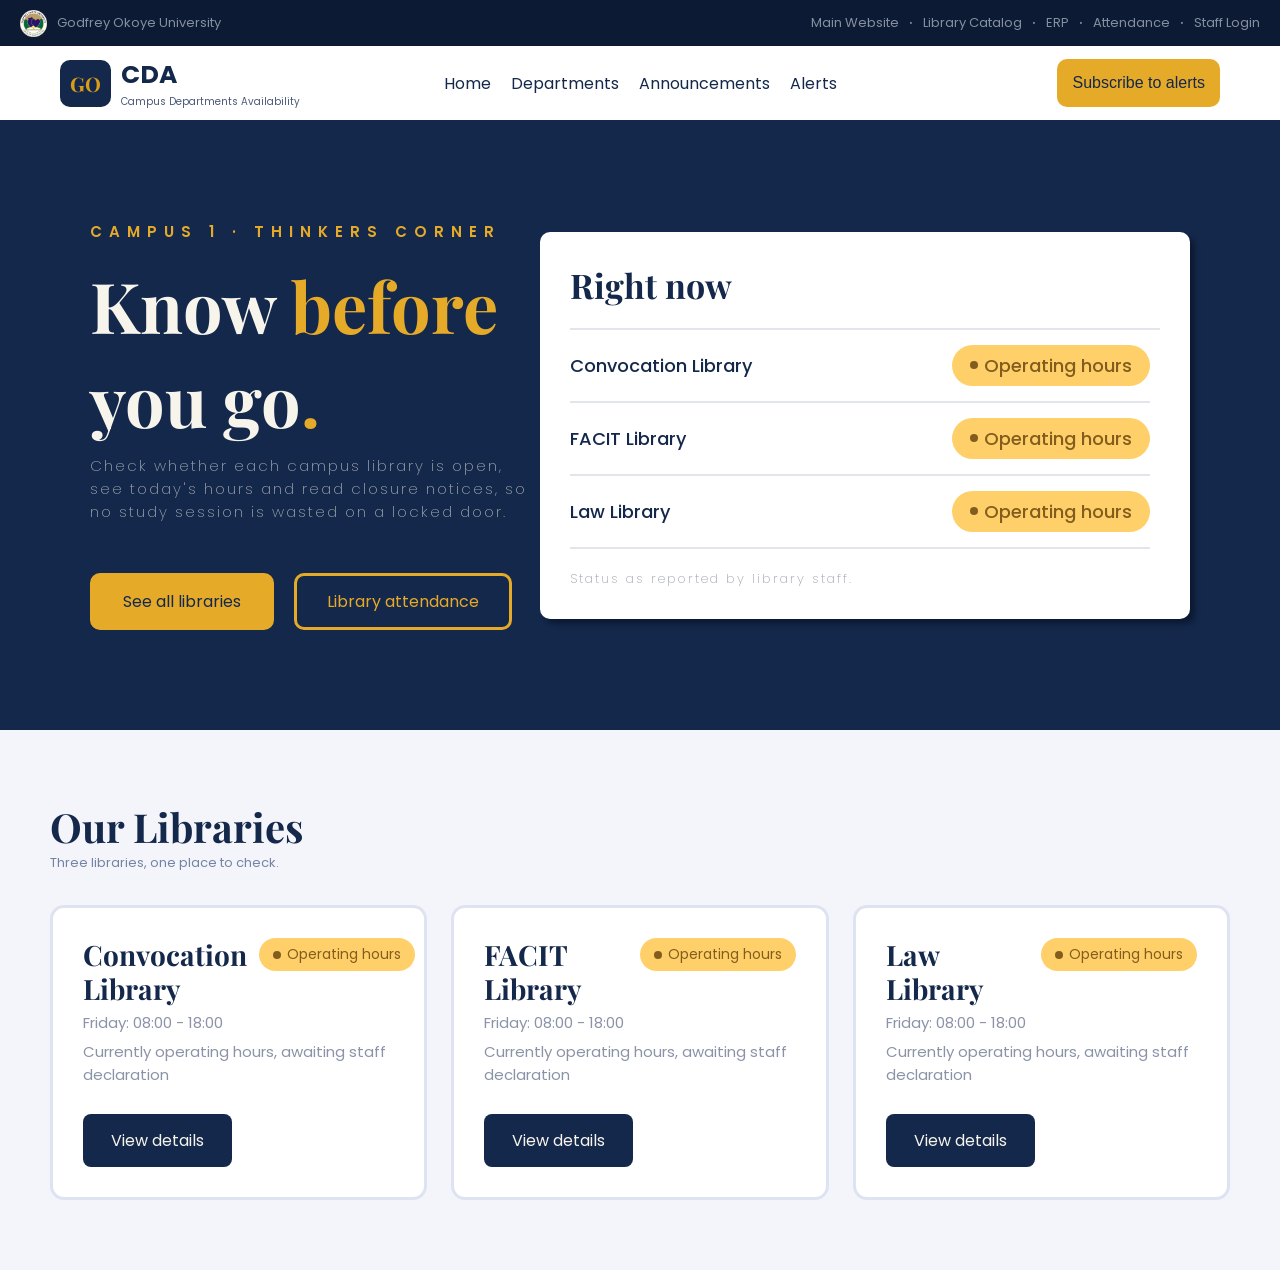
<file: index.html>
<!DOCTYPE html>
<html lang="en">
<head>
    <meta charset="UTF-8">
    <meta name="viewport" content="width=device-width, initial-scale=1.0">
    <link rel="preconnect" href="https://fonts.googleapis.com">
    <link rel="preconnect" href="https://fonts.gstatic.com" crossorigin>
    <link href="https://fonts.googleapis.com/css2?family=Playfair+Display:wght@400..900&family=Poppins:wght@400;500;600&display=swap" rel="stylesheet">
    <link rel="stylesheet" href="style.css">
    <title>Library Availability</title>
</head>
<body>
    <section id="redirects">
        <div class="re-left">
            <img src="imgs/Godfrey_logo.png" alt="Godfrey_logo">
            <h1>Godfrey Okoye University</h1>
        </div>

        <button class="menu-toggle" id="utility-menu-toggle" type="button" aria-label="Open utility menu" aria-controls="re-right" aria-expanded="false" data-menu-toggle>
            <span></span><span></span><span></span>
        </button>
        <ul id="re-right" class="menu-panel">
            <a href="https://gouni.edu.ng">Main Website</a>
            <p>·</p>
            <a href="http://libraries.gouni.edu.ng">Library Catalog</a>
            <p>·</p>
            <a href="https://erp.gouni.edu.ng/Security/Accounts/Login">ERP</a>
            <p>·</p>
            <a href="attendance.html">Attendance</a>
            <p>·</p>
            <a href="login.html">Staff Login</a>
        </ul>
    </section>

    <section id="ribbon">
        <div class="logo">
            <h1>GO</h1>

            <div class="logo-title">
                <h2>CDA</h2>
                <p>Campus Departments Availability</p>
            </div>
        </div>

        <button class="menu-toggle ribbon-menu-toggle" id="ribbon-menu-toggle" type="button" aria-label="Open main menu" aria-controls="ribbon-menu" aria-expanded="false" data-menu-toggle>
            <span></span><span></span><span></span>
        </button>
        <div id="ribbon-menu" class="menu-panel">
            <nav aria-label="Main navigation">
                <ul>
                    <a href="index.html">Home</a>
                    <a href="#departs">Departments</a>
                    <a href="#departs">Announcements</a>
                    <a href="#departs">Alerts</a>
                </ul>
            </nav>
            <button title="Subscribe to email alerts" type="button">Subscribe to alerts</button>
        </div>
    </section>

    <header>
        <div id="hero">
            <div class="heroL">
                <h4>CAMPUS 1 · THINKERS CORNER</h4>
                <h1>Know <span>before</span> you go<span>.</span></h1>
                <p>Check whether each campus library is open, see today's
                    hours and read closure notices, so no study session is
                    wasted on a locked door.</p>

                <div class="head-cta">
                    <a href="#departs">See all libraries</a>
                    <a href="attendance.html" class="get-cta" title="For debug only">Library attendance</a>
                </div>
            </div>

            <div class="heroR">
                <div id="hero-actives-card" aria-live="polite">
                    <h2>Right now</h2>

                    <ul id="status-list">

                    </ul>

                    <p>Status as reported by library staff.</p>
                </div>

                <aside></aside>
            </div>
        </div>
    </header>

    <main>
        <section id="departs">
            <div id="dept-title">
                <h1>Our Libraries</h1>
                <p>Three libraries, one place to check.</p>
            </div>

            <div id="dept-cards" aria-live="polite">

            </div>
        </section>
    </main>

    <dialog id="details-dialog" aria-labelledby="details-title">
        <button id="details-close" type="button" aria-label="Close">×</button>
        <h2 id="details-title"></h2>
        <div id="details-body"></div>

        <nav class="d-section" aria-label="Useful links">
            <h3>Links</h3>
            <ul class="d-links">
                <li><a href="http://libraries.gouni.edu.ng" target="_blank" rel="noopener noreferrer">Library catalog</a></li>
                <li><a href="mailto:library@example.com">Email the library</a></li>
                <li><a href="attendance.html" class="get-cta" title="For debug only">Library attendance</a></li>
            </ul>
        </nav>
    </dialog>

    <script type="module" src="app.js"></script>
    <script type="module" src="nav.js"></script>
</body>
</html>
</file>
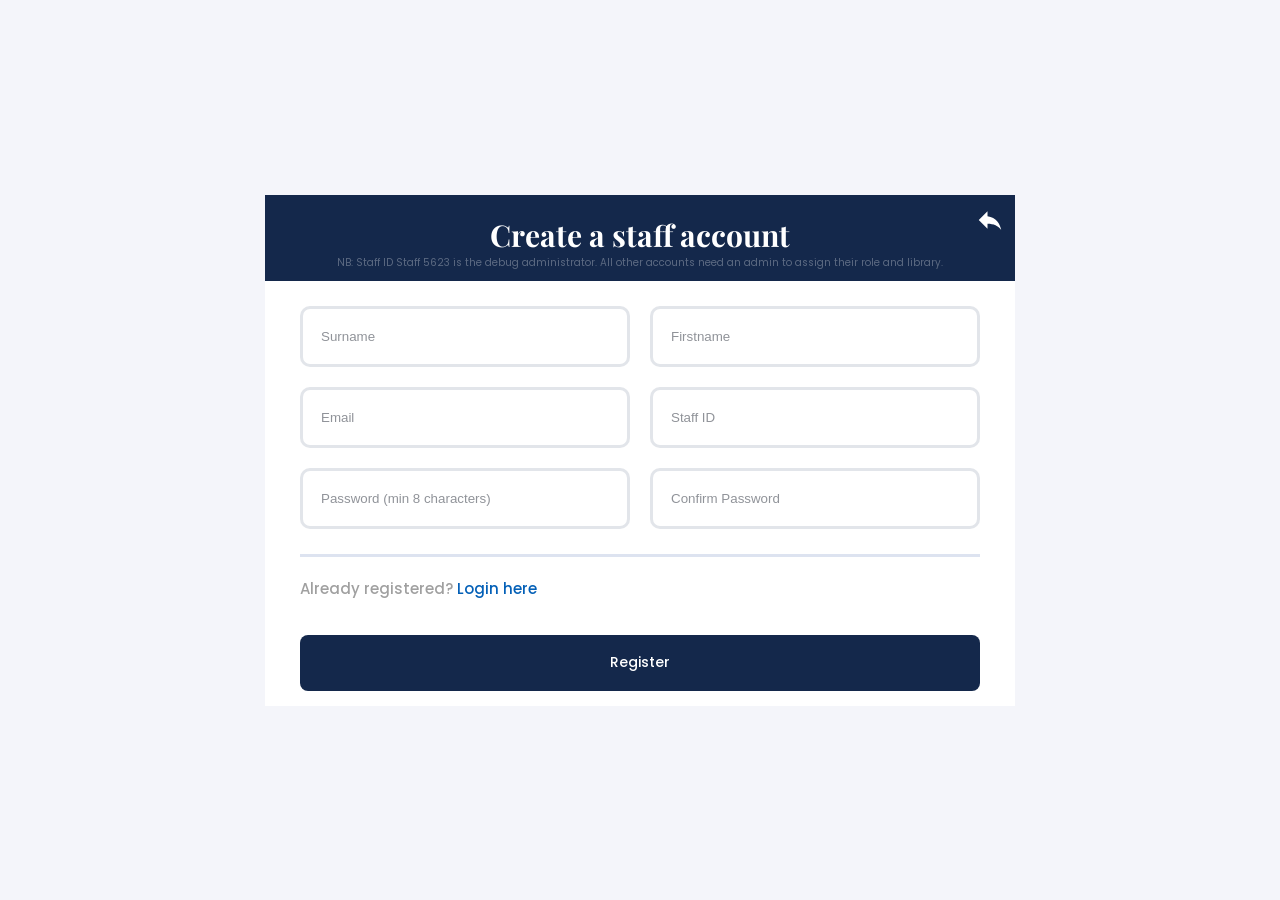
<file: admin.html>
<!DOCTYPE html>
<html lang="en">
<head>
    <meta charset="UTF-8">
    <meta name="viewport" content="width=device-width, initial-scale=1.0">
    <link rel="preconnect" href="https://fonts.googleapis.com">
    <link rel="preconnect" href="https://fonts.gstatic.com" crossorigin>
    <link href="https://fonts.googleapis.com/css2?family=Playfair+Display:wght@400..900&family=Poppins:wght@400;500;600&display=swap" rel="stylesheet">
    <link rel="stylesheet" href="style.css">
    <title>Library Availability - Staff Admin</title>
</head>
<body class="admin">
    <header id="admin-bar">
        <div>
            <h1 id="a-lib">Library</h1>
            <p id="a-user"></p>
        </div>
        
        <div class="a-actions">
            <button class="menu-toggle staff-menu-toggle" type="button" aria-label="Open staff menu" aria-controls="admin-actions" aria-expanded="false" data-menu-toggle>
                <span></span>
                <span></span>
                <span></span>
            </button>

            <div class="menu-panel" id="admin-actions">
                <select id="a-switch" aria-label="Library"></select>
                <a href="index.html">Main site</a>
                <details id="a-clear-menu" class="clear-menu" hidden>
                    <summary class="clear-menu-trigger" aria-label="Choose app data to clear" title="Choose app data to clear">
                        <span></span><span></span><span></span>
                    </summary>
                    <div class="clear-menu-panel">
                        <strong>Clear selected app data</strong>
                        <label><input type="checkbox" value="attendance"> Attendance records and sheets</label>
                        <button type="button" id="a-clear-selected" disabled>Clear selected</button>
                        <p id="a-clear-msg" role="alert" hidden></p>
                    </div>
                </details>
                <button type="button" id="a-logout">Log out</button>
            </div>
        </div>
    </header>

    <main id="admin-main">
        <section class="a-card" id="a-pending" hidden>
            <h2>Waiting for a library</h2>
            <p class="a-note">An admin has not assigned you a library yet. This page updates automatically once they do.</p>
        </section>

        <section class="a-card" id="a-staff" hidden>
            <h2>Staff and library assignments panel</h2>
            <p class="a-note">Universal admins can grant staff-management and library-status permissions to admins, choose their library scope, and create other universal admins.</p>
            <div class="a-row a-staff-filters">
                <select id="a-staff-filter" aria-label="Filter staff">
                    <option value="all">All staff</option>
                    <option value="waiting">Waiting for assignment or access</option>
                    <option value="admins">Admins</option>
                    <option value="convo">Convocation Library staff</option>
                    <option value="facit">FACIT Library staff</option>
                    <option value="law">Law Library staff</option>
                </select>

                <input type="search" id="a-staff-search" placeholder="Search name, staff ID, or email" aria-label="Search staff">
            </div>
            
            <div class="a-table-wrap a-staff-table-wrap">
                <table class="staff-table">
                    <thead><tr><th>Staff</th><th>Manage</th></tr></thead>
                    <tbody id="a-staff-rows"></tbody>
                </table>
            </div>
            <p class="form-msg" id="a-staff-msg" hidden></p>
        </section>

        <section class="a-card" id="a-no-permissions" hidden>
            <h2>No admin permissions yet</h2>
            <p class="a-note">A universal admin must grant you staff-management or library-management permissions.</p>
        </section>

        <div id="a-panel" class="a-panel">
        <section class="a-card">
            <h2>Library status</h2>
            <div class="a-row">
                <select id="a-status" aria-label="Status">
                    <option value="pending" disabled>Awaiting staff declaration</option>
                    <option value="open">Open</option>
                    <option value="temp">Temporarily closed</option>
                    <option value="closed">Closed</option>
                </select>
                <input type="text" id="a-reason" maxlength="120" placeholder="Reason (shown to students when not open)">
                <button type="button" class="btn-gold" id="a-save">Save status</button>
            </div>
            <p class="form-msg" id="a-msg" hidden></p>
        </section>

        <section class="a-card">
            <h2>Attendance OTP</h2>
            <p class="a-note">Each OTP is valid for 24 hours unless cancelled or the library is temporarily closed or closed.</p>
            <div class="a-row">
                <span id="a-otp" class="otp">------</span>
                <span id="a-otp-exp" class="a-note"></span>
                <button type="button" class="btn-gold" id="a-newotp">Generate new OTP</button>
                <button type="button" class="btn-gold" id="a-cancelotp" disabled>Cancel OTP</button>
            </div>
        </section>

        <section class="a-card">
            <div class="a-row between">
                <h2>Attendance (<span id="a-inside">0</span> Occupancy)</h2>
                <div class="a-row">
                    <input type="search" id="a-search" placeholder="Search name, reg no. card no." title="Search values: name, reg no., dept., level, card no.">
                    <button type="button" class="btn-gold" id="a-csv">Export CSV</button>
                </div>
            </div>
            <div class="a-row a-attendance-controls">
                <div class="sheet-name-controls">
                    <select id="a-sheet-select" aria-label="Attendance sheet"></select>
                    <button type="button" class="btn-gold" id="a-rename-sheet">Rename sheet</button>
                </div>
                <select id="a-level-filter" aria-label="Filter by level">
                    <option value="all">All levels</option>
                    <option value="100">100 level</option>
                    <option value="200">200 level</option>
                    <option value="300">300 level</option>
                    <option value="400">400 level</option>
                    <option value="500">500 level</option>
                </select>
                <button type="button" class="btn-gold" id="a-afternoon-sheet">End current sheet &amp; start next sheet</button>
            </div>
            <p class="a-note">Students still marked inside on an archived sheet remain checked in; until staff checks them out.</p>
            <div class="a-table-wrap">
                <table>
                    <thead><tr><th>Time in</th><th>Name</th><th>Reg No.</th><th>Dept.</th><th>Level</th><th>Card</th><th>Time out</th><th></th></tr></thead>
                    <tbody id="a-rows"></tbody>
                </table>
            </div>
        </section>
        </div>
    </main>

    <script type="module" src="admin.js"></script>
    <script type="module" src="nav.js"></script>
</body>
</html>
</file>
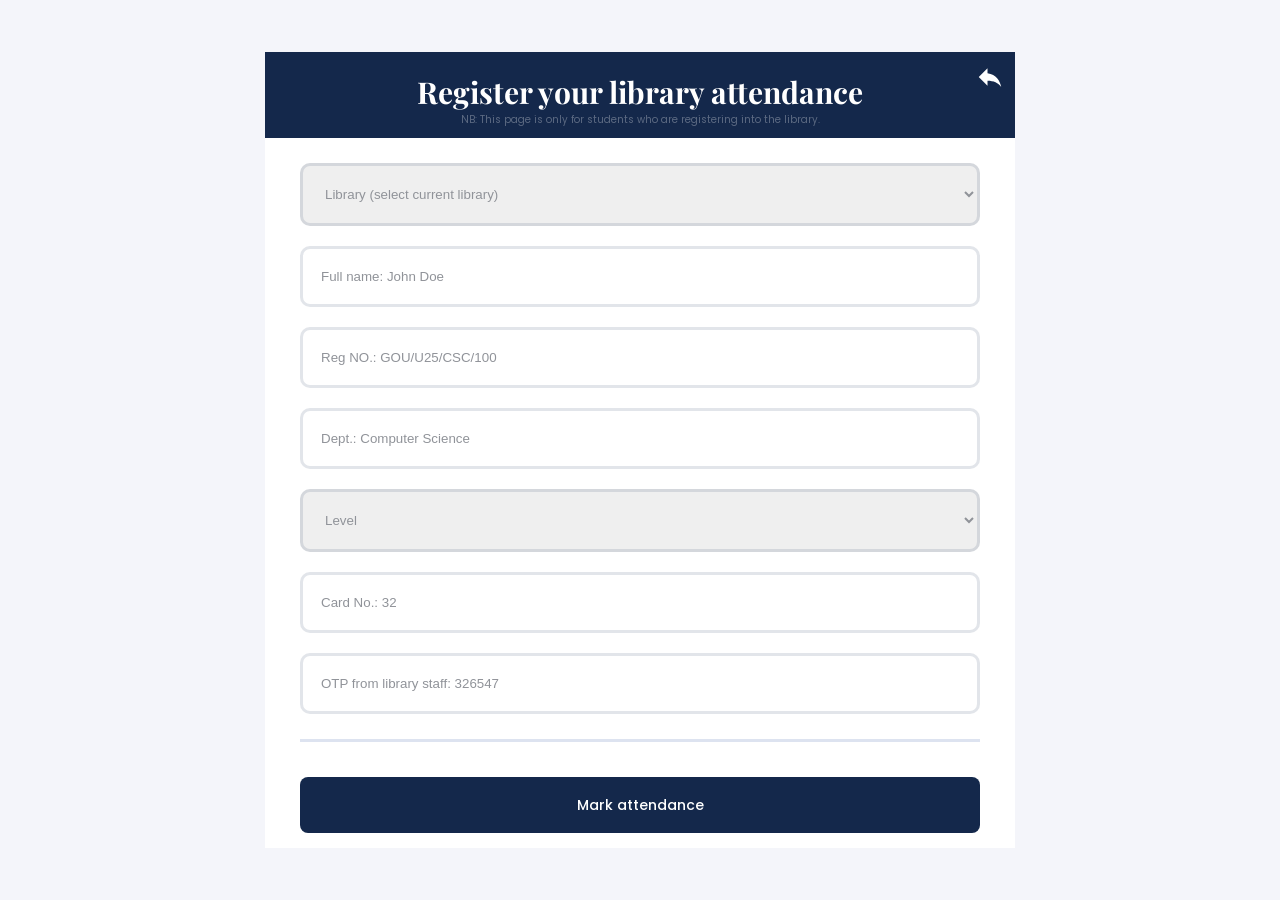
<file: attendance.html>
<!DOCTYPE html>
<html lang="en">
<head>
    <meta charset="UTF-8">
    <meta name="viewport" content="width=device-width, initial-scale=1.0">
    <link rel="preconnect" href="https://fonts.googleapis.com">
    <link rel="preconnect" href="https://fonts.gstatic.com" crossorigin>
    <link href="https://fonts.googleapis.com/css2?family=Playfair+Display:wght@400..900&family=Poppins:wght@400;500;600&display=swap" rel="stylesheet">
    <link rel="stylesheet" href="style.css">
    <title>Library Availability - Attendance Portal</title>
</head>
<body>
    <main id="sign">
        <form id="att-form" class="sign-box active" aria-labelledby="reg-title" style="position: relative;">
            <a href="index.html" style="margin-bottom: 10px;" title="Return to home page">
                <svg viewBox="0 0 24 24" xmlns="http://w3.org">
                    <path d="M10 9V5l-7 7 7 7v-4.1c5 0 8.5 1.6 11 5.1-1-5-4-10-11-11z"/>
                </svg>
            </a>

            <div class="reg-head">
                <h1 id="reg-title">Register your library attendance</h1>
                <p class="disclosure">NB: This page is only for students who are registering into the library.</p>
            </div>

            <div class="reg-inp">
                <select id="Library" aria-label="Library" required>
                    <option value="" selected disabled>Library (select current library)</option>
                </select>
                <input type="text" id="FullName" autocomplete="name" maxlength="80" placeholder="Full name: John Doe" aria-label="Full name" required>
                <input type="text" id="RegNo" autocomplete="off" spellcheck="false" maxlength="30" placeholder="Reg NO.: GOU/U25/CSC/100" aria-label="Registration number" required>
                <input type="text" id="Department" autocomplete="off" maxlength="40" placeholder="Dept.: Computer Science" aria-label="Department" required>
                <select id="Level" aria-label="Level" required>
                    <option value="" selected disabled>Level</option>
                    <option value="100">100 level</option>
                    <option value="200">200 level</option>
                    <option value="300">300 level</option>
                    <option value="400">400 level</option>
                    <option value="500">500 level</option>
                </select>
                <input type="text" id="CardNo" inputmode="numeric" pattern="[0-9]+" autocomplete="off" maxlength="10" placeholder="Card No.: 32" aria-label="Library card number" required>
                <input type="text" id="OneTimePassword" inputmode="numeric" pattern="[0-9]{6}" maxlength="6" autocomplete="one-time-code" placeholder="OTP from library staff: 326547" aria-label="One-time password" required>
            </div>

            <p class="form-msg" id="reg-msg" role="alert" hidden></p>

            <div class="sign-button">
                <button type="submit" class="sign-btns">Mark attendance</button>
            </div>
        </form>
    </main>

    <script type="module" src="auth.js"></script>
</body>
</html>
</file>
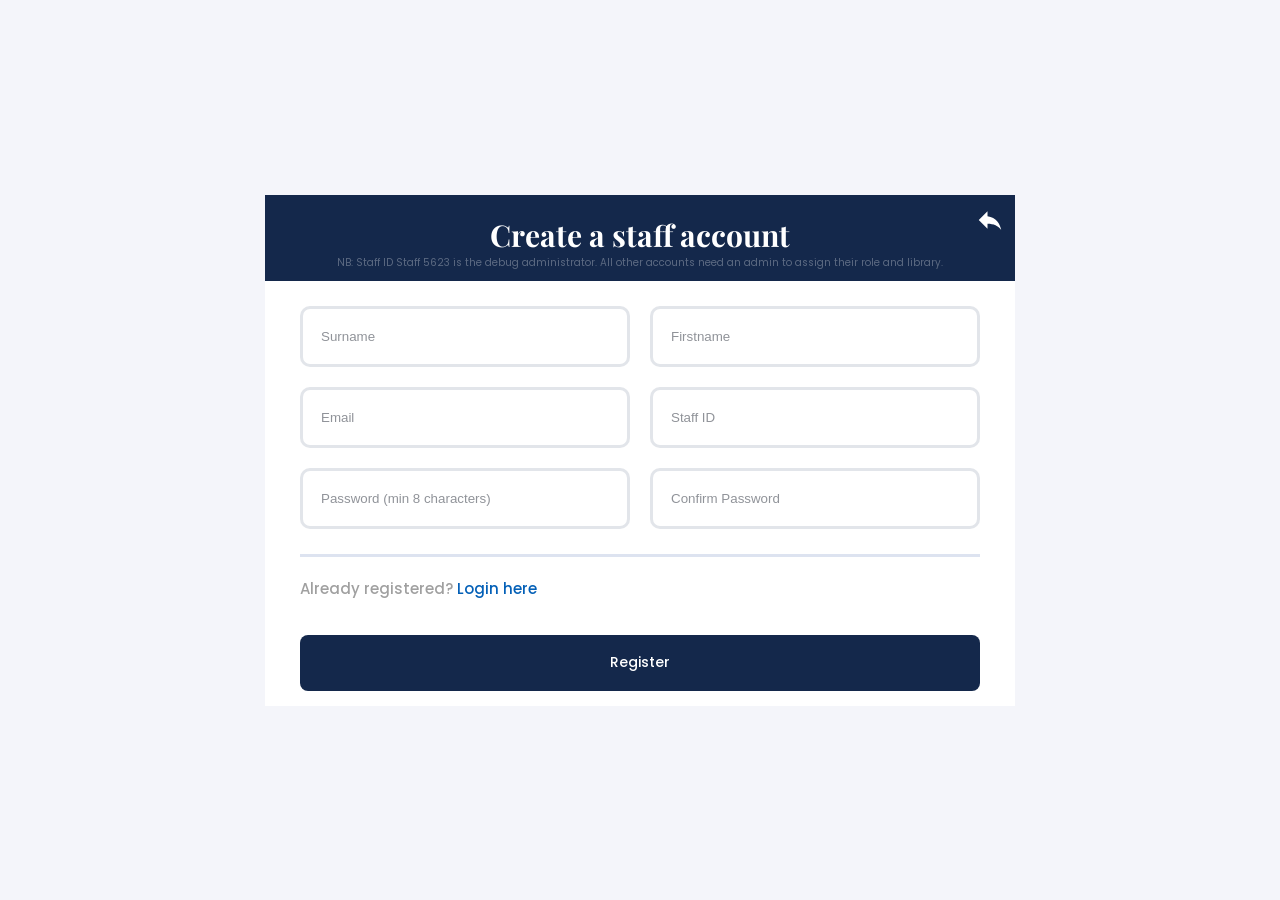
<file: login.html>
<!DOCTYPE html>
<html lang="en">
<head>
    <meta charset="UTF-8">
    <meta name="viewport" content="width=device-width, initial-scale=1.0">
    <link rel="preconnect" href="https://fonts.googleapis.com">
    <link rel="preconnect" href="https://fonts.gstatic.com" crossorigin>
    <link href="https://fonts.googleapis.com/css2?family=Playfair+Display:wght@400..900&family=Poppins:wght@400;500;600&display=swap" rel="stylesheet">
    <link rel="stylesheet" href="style.css">
    <title>Library Availability - Staff Portal</title>
</head>
<body>
    <main id="sign">
        <form id="reg-box" class="sign-box" style="position: relative;">
            <a href="index.html" style="margin-bottom: 10px;" title="Return to home page">
                <svg viewBox="0 0 24 24" xmlns="http://w3.org">
                <path d="M10 9V5l-7 7 7 7v-4.1c5 0 8.5 1.6 11 5.1-1-5-4-10-11-11z"/>
                </svg>
            </a>

            <div class="reg-head">
                <h1>Create a staff account</h1>
                <p class="disclosure">NB: Staff ID Staff 5623 is the debug administrator. All other accounts need an admin to assign their role and library.</p>
            </div>

            <div class="reg-inp">
                <div class="reg-inp2">
                    <input type="text" id="LastName" autocomplete="family-name" placeholder="Surname" required>
                    <input type="text" id="firstName" autocomplete="given-name" placeholder="Firstname" required>
                </div>
                <div class="reg-inp2">
                    <input type="email" id="email" autocomplete="email" placeholder="Email" required>
                    <input type="text" id="staffId" autocomplete="off" placeholder="Staff ID" required>
                </div>
                <div class="reg-inp2">
                    <input type="password" id="password" autocomplete="new-password" placeholder="Password (min 8 characters)" minlength="8" required>
                    <input type="password" id="confirmPassword" autocomplete="new-password" placeholder="Confirm Password" required>
                </div>
            </div>

            <p class="form-msg" id="reg-msg" role="alert" hidden></p>

            <div class="sign-rem">
                <label class="alr-reg">Already registered? <a href="#" id="to-login">Login here</a></label>
            </div>

            <div class="sign-button">
                <button type="submit" class="sign-btns" id="register-btn">Register</button>
            </div>
        </form>

        <form id="log-box" class="sign-box">
            <div class="reg-head">
                <h1>Login to your staff account</h1>
                <p class="disclosure">NB: This page is only for staff members working in a department.</p>
            </div>

            <div class="reg-inp log-inp">
                <input type="text" id="loginStaffId" autocomplete="off" placeholder="Staff ID" required>
                <input type="email" id="loginEmail" autocomplete="email" placeholder="Email" required>
                <input type="password" id="loginPassword" autocomplete="current-password" placeholder="Password" required>
            </div>

            <p class="form-msg" id="log-msg" role="alert" hidden></p>

            <div class="sign-rem">
                <label class="alr-reg">New around here? <a href="#" id="to-register">Register</a></label>
                <div class="reg-inp-checkbox">
                    <span class="custom-checkbox-box" id="custom-remember-click"></span>
                    <input type="checkbox" id="remember" class="real-checkbox">
                    <label class="label-text" for="remember">Stay signed in</label>
                </div>
            </div>

            <div class="sign-button">
                <button type="submit" class="sign-btns" id="login-btn">Login</button>
            </div>
        </form>
    </main>

    <script type="module" src="app.js"></script>
    <script type="module" src="auth.js"></script>
</body>
</html>
</file>
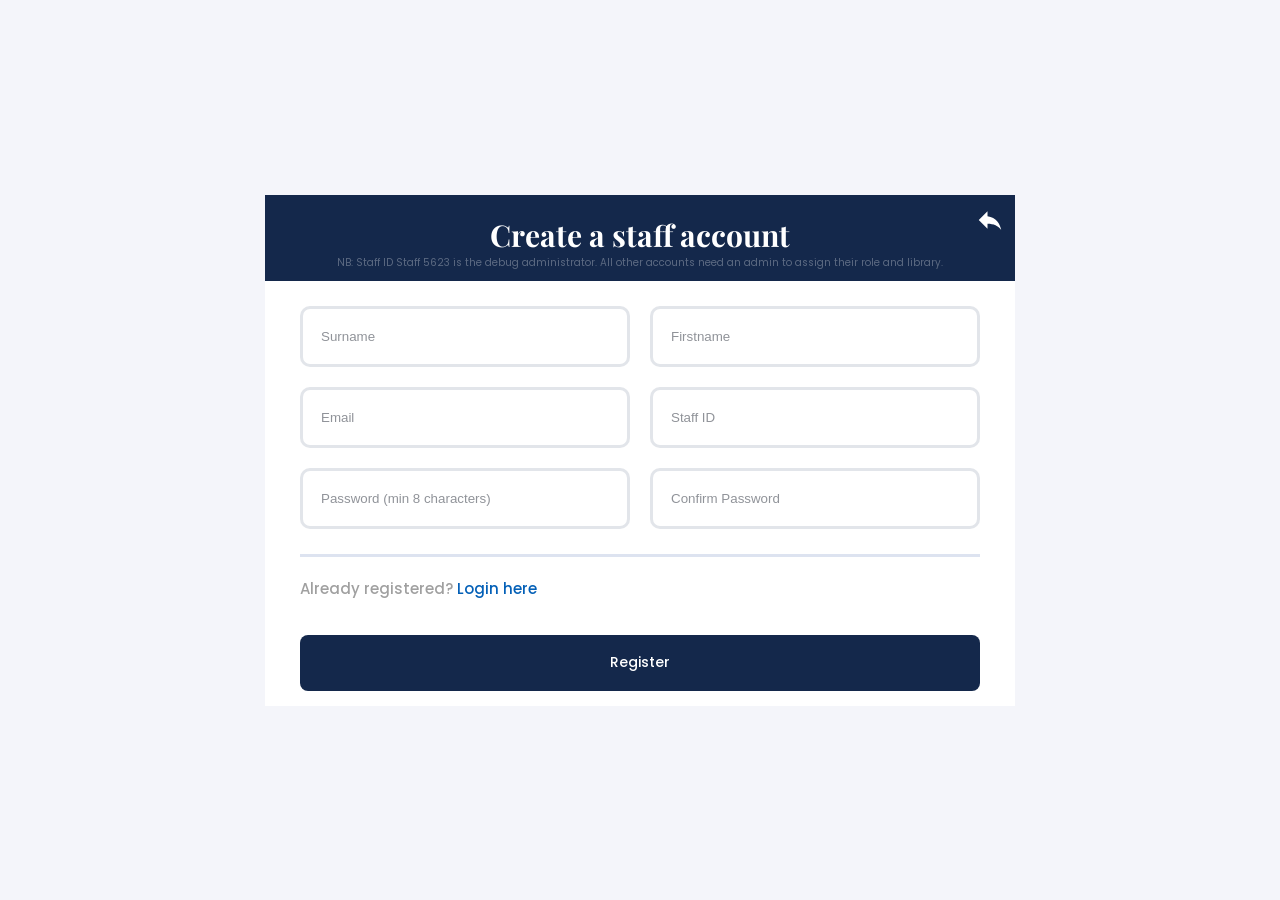
<file: worker.html>
<!DOCTYPE html>
<html lang="en">
<head>
    <meta charset="UTF-8">
    <meta name="viewport" content="width=device-width, initial-scale=1.0">
    <link rel="preconnect" href="https://fonts.googleapis.com">
    <link rel="preconnect" href="https://fonts.gstatic.com" crossorigin>
    <link href="https://fonts.googleapis.com/css2?family=Playfair+Display:wght@400..900&family=Poppins:wght@400;500;600&display=swap" rel="stylesheet">
    <link rel="stylesheet" href="style.css">
    <title>Library Availability - Staff</title>
</head>
<body class="admin">
    <header id="admin-bar">
        <div>
            <h1 id="a-lib">Library</h1>
            <p id="a-user"></p>
        </div>
        <div class="a-actions">
            <button class="menu-toggle staff-menu-toggle" type="button" aria-label="Open staff menu" aria-controls="worker-actions" aria-expanded="false" data-menu-toggle>
                <span></span><span></span><span></span>
            </button>
            <div class="menu-panel" id="worker-actions">
            <a href="index.html">Main site</a>
            <button type="button" id="a-logout">Log out</button>
            </div>
        </div>
    </header>

    <main id="admin-main">
        <section class="a-card" id="a-pending" hidden>
            <h2>Waiting for a library</h2>
            <p class="a-note">An admin has not assigned you a library yet. This page updates automatically once they do.</p>
        </section>

        <div id="a-panel" class="a-panel">
        <section class="a-card">
            <h2>Library status</h2>
            <div class="a-row">
                <select id="a-status" aria-label="Status">
                    <option value="pending" disabled>Awaiting staff declaration</option>
                    <option value="open">Open</option>
                    <option value="temp">Temporarily closed</option>
                    <option value="closed">Closed</option>
                </select>
                <input type="text" id="a-reason" maxlength="120" placeholder="Reason (shown to students when not open)">
                <button type="button" class="btn-gold" id="a-save">Save status</button>
            </div>
            <p class="form-msg" id="a-msg" hidden></p>
        </section>

        <section class="a-card">
            <h2>Attendance OTP</h2>
            <p class="a-note">Each OTP is valid for 24 hours unless cancelled or the library is temporarily closed or closed.</p>
            <div class="a-row">
                <span id="a-otp" class="otp">------</span>
                <span id="a-otp-exp" class="a-note"></span>
                <button type="button" class="btn-gold" id="a-newotp">Generate new OTP</button>
                <button type="button" class="btn-gold" id="a-cancelotp" disabled>Cancel OTP</button>
            </div>
        </section>

        <section class="a-card">
            <div class="a-row between">
                <h2>Attendance (<span id="a-inside">0</span> inside)</h2>
                <div class="a-row">
                    <input type="search" id="a-search" placeholder="Search name, reg no. or card no.">
                    <button type="button" class="btn-gold" id="a-csv">Export CSV</button>
                </div>
            </div>
            <div class="a-row a-attendance-controls">
                <div class="sheet-name-controls">
                    <select id="a-sheet-select" aria-label="Attendance sheet"></select>
                    <button type="button" class="btn-gold" id="a-rename-sheet">Rename selected sheet</button>
                </div>
                <select id="a-level-filter" aria-label="Filter by level">
                    <option value="all">All levels</option>
                    <option value="100">100 level</option>
                    <option value="200">200 level</option>
                    <option value="300">300 level</option>
                    <option value="400">400 level</option>
                    <option value="500">500 level</option>
                </select>
                <button type="button" class="btn-gold" id="a-afternoon-sheet">End current sheet &amp; start next sheet</button>
            </div>
            <p class="a-note">Students still marked inside on an archived sheet remain checked in; their names are highlighted in red until staff checks them out.</p>
            <div class="a-table-wrap">
                <table>
                    <thead><tr><th>Time in</th><th>Name</th><th>Reg No.</th><th>Dept.</th><th>Level</th><th>Card</th><th>Time out</th><th></th></tr></thead>
                    <tbody id="a-rows"></tbody>
                </table>
            </div>
        </section>
        </div>
    </main>

    <script type="module" src="worker.js"></script>
    <script type="module" src="nav.js"></script>
</body>
</html>
</file>
<file: style.css>
:root {
    /* Navy */
    --navy-950: #0C1A33;
    --navy-900: #14284B;
    --navy-700: #1E3A6E;

    /* Gold */
    --gold-100: #FFF4D6;
    --gold-500: #E6AA29;
    --gold-600: #DA9D1A;
    --gold-700: #C8962E;

    /* Neutrals */
    --white: #FFFFFF;
    --cream: #F7F4EC;
    --ice-200: #D8DEEA;
    --slate-500: #4A5A78;
    --slate-600: #5B6578;
    --border: rgba(20, 40, 80, 0.12);

    /* Statuses */
    --open-fg: #1A6543;
    --open-bg: #76EEAE;
    --warn-fg: #825D1D;
    --warn-bg: #FFD069;
    --closed-fg: #8C1D16;
    --closed-bg: #FF9186;

    /* Was high, don no these colors */
    --card-border: #DDE3F0;
    --page-bg: #F4F5FA;
    --text-muted: #8A93A8;

    /* Fonts */
    --font-head: "Playfair Display", serif;
    --font-body: "Poppins", sans-serif;
}

* {
    padding: 0;
    margin: 0;
    box-sizing: border-box;
    scrollbar-width: thin;
    scroll-behavior: smooth;
}

body {
    font-family: var(--font-body);
    background: var(--white);
    background-position: center;
    background-repeat: no-repeat;
    background-size: cover;
}

@keyframes section-pop-up {
    from {
        opacity: 0;
        transform: translateY(24px) scale(0.98);
    }

    to {
        opacity: 1;
        transform: translateY(0) scale(1);
    }
}

#hero,
#departs,
.a-card:not([hidden]),
.lib-card {
    animation: section-pop-up 0.55s cubic-bezier(0.2, 0.75, 0.3, 1) backwards;
}

#departs .lib-card:nth-child(2),
.a-panel .a-card:nth-child(2) {
    animation-delay: 0.1s;
}

#departs .lib-card:nth-child(3),
.a-panel .a-card:nth-child(3) {
    animation-delay: 0.2s;
}

/* Redirects */
#redirects {
    background: var(--navy-950);
    display: flex;
    justify-content: space-between;
    align-items: center;
    padding: 8px 20px;
}

#redirects .re-left,
#redirects #re-right {
    display: flex;
    align-items: center;
    justify-content: center;
    gap: 10px;
}

#redirects #re-right {
    gap: 10px;
}

#redirects .re-left img {
    width: 27px;
    height: 27px;
}

#redirects .re-left h1,
#redirects #re-right a,
#redirects #re-right p {
    font-size: 13px;
    font-weight: 400;
    color: var(--ice-200);
    text-decoration: none;
    opacity: 0.6;
    transition: ease-in-out 0.4s;
}

#redirects #re-right a:hover {
    opacity: 1;
}

#redirects #re-right p {
    font-size: 20px;
}

/* Ribbon */
#ribbon {
    background: var(--white);
    display: flex;
    align-items: center;
    justify-content: space-between;
    position: relative;
    padding: 10px 60px;
}

#ribbon .logo {
    display: flex;
    align-items: center;
    justify-content: center;
    gap: 10px;
}

#ribbon .logo h1 {
    color: var(--gold-600);
    font-size: 20px;
    font-family: var(--font-head);
    background: var(--navy-900);
    border-radius: 10px;
    padding: 10px;
}

#ribbon .logo .logo-title {
    display: flex;
    flex-direction: column;
    justify-content: space-evenly;
    gap: 0;
}

#ribbon .logo .logo-title h2 {
    font-size: 25px;
    font-weight: 700;
    color: var(--navy-900);
}

#ribbon .logo .logo-title p {
    font-size: 10px;
    font-weight: 400;
    color: var(--slate-500);
}

#ribbon nav {
    position: absolute;
    top: 50%;
    left: 50%;
    transform: translate(-50%, -50%);
}

#ribbon nav ul {
    display: flex;
    justify-content: center;
    align-items: center;
    gap: 20px;
}

#ribbon nav ul a {
    font-size: 16px;
    font-weight: 400;
    text-decoration: none;
    color: var(--navy-900);
    transition: ease-in-out 0.4s;
}

#ribbon nav ul a:hover {
    color: var(--gold-700);
    transform: translateY(-2px);
}

#ribbon button {
    font-size: 16px;
    font-weight: 400;
    background: var(--gold-500);
    color: var(--navy-900);
    padding: 15px 15px;
    border-radius: 10px;
    border: none;
    transition: ease-in-out 0.4s;
}

#ribbon button:hover {
    background: var(--gold-700);
    transform: translateY(-2px);
}

/* Header */
#hero {
    background: var(--navy-900);
    display: flex;
    justify-content: space-between;
    align-items: center;
    padding: 100px 90px;
}

#hero .heroL h4 {
    font-size: 15px;
    letter-spacing: 7px;
    font-weight: 600;
    color: var(--gold-500);
}

#hero .heroL h1 {
    font-family: var(--font-head);
    font-size: 70px;
    color: var(--cream);
    font-weight: 700;
    margin-top: 15px;
}

#hero .heroL h1 span {
    color: var(--gold-500);
}

#hero .heroL p {
    font-size: 15px;
    font-weight: 200;
    color: var(--cream);
    max-width: 600px;
    opacity: 0.6;
    letter-spacing: 2px;
    margin-top: 8px;
}

#hero .heroL .head-cta {
    display: flex;
    align-items: center;
    gap: 20px;
}

#hero .heroL .head-cta a {
    font-size: 16px;
    color: var(--navy-900);
    text-decoration: none;
    padding: 13px 30px;
    border-radius: 10px;
    background: var(--gold-500);
    margin-top: 50px;
    border: 3px solid var(--gold-500);
    transition: ease-in-out 0.4s;
}

#hero .heroL .head-cta a:hover {
    transform: translateY(-2px);
}

#hero .heroL .head-cta a.get-cta {
    background: transparent;
    color: var(--gold-500);
}

#hero .heroR #hero-actives-card {
    border-radius: 10px;
    background: var(--white);
    width: 650px;
    padding: 30px;
    color: var(--navy-900);
    cursor: default;
    box-shadow: 5px 5px 5px var(--navy-950);
    max-height: 400px;
    display: flex;
    flex-direction: column;
}

#hero-actives-card h2 {
    border-bottom: 2px solid var(--border);
    font-family: var(--font-head);
    font-size: 34px;
    font-weight: 700;
    padding-bottom: 20px;
    flex-shrink: 0;
}

#hero-actives-card p {
    margin-top: 20px;
    opacity: 0.6;
    font-size: 13px;
    letter-spacing: 2px;
    font-weight: 200;
    color: var(--slate-600);
    flex-shrink: 0;
}

#status-list {
    list-style: none;
    margin: 0;
    padding: 0 10px 0 0;
    font-size: 18px;
    font-weight: 500;
    flex: 1;
    min-height: 0;
    overflow-y: auto;
    scrollbar-width: thin;
    scrollbar-color: var(--slate-600) transparent;
}

.status-row {
    display: flex;
    justify-content: space-between;
    align-items: center;
    gap: 12px;
    padding: 15px 0;
    border-bottom: 2px solid var(--border);
}

.pill {
    display: inline-flex;
    align-items: center;
    gap: 6px;
    padding: 7px 18px;
    border-radius: 1000px;
    font-size: 18px;
    white-space: nowrap;
}

/* the small dot some pills have in front of the text */
.pill i {
    width: 8px;
    height: 8px;
    border-radius: 50%;
    background: currentColor;
}

.pill.is-open {
    background: var(--open-bg);
    color: var(--open-fg);
    /* box-shadow: 1px 1px 5px var(--open-fg); */
}

.pill.is-warn {
    background: var(--warn-bg);
    color: var(--warn-fg);
    /* box-shadow: 1px 1px 5px var(--warn-fg); */
}

.pill.is-closed {
    background: var(--closed-bg);
    color: var(--closed-fg);
    /* box-shadow: 1px 1px 5px var(--closed-fg); */
}

.caption {
    font-size: 20px;
    font-weight: 500;
    color: var(--slate-600);
    margin-top: 20px;
}

/* Department cards */
main {
    background: var(--page-bg);
    padding: 70px 50px;
}

#departs {
    display: flex;
    flex-direction: column;
}

#departs #dept-title {
    margin-bottom: 32px;
}

#departs #dept-title h1 {
    font-size: 40px;
    font-family: var(--font-head);
    color: var(--navy-900);
    font-weight: 700;
}

#departs #dept-title p {
    font-size: 13px;
    opacity: 0.6;
    font-weight: 400;
    color: var(--navy-700);
}

#departs #dept-cards {
    display: grid;
    grid-template-columns: repeat(auto-fit, minmax(280px, 1fr));
    gap: 24px;
}

.lib-card {
    background: var(--white);
    border: 3px solid var(--card-border);
    border-radius: 14px;
    padding: 30px;
    cursor: default;
    transition: ease-in-out 0.4s;
}

.lib-card:hover {
    scale: 1.03;
    transform: translateY(-4px);
}

.lib-card-top {
    display: flex;
    justify-content: space-between;
    align-items: flex-start;
    gap: 12px;
}

.lib-card h3 {
    font-family: var(--font-head);
    font-size: 28px;
    font-weight: 700;
    line-height: 1.2;
    color: var(--navy-900);
}

.lib-card .pill {
    font-size: 14px;
    padding: 6px 14px;
    flex-shrink: 0;
    list-style: none;
}

.lib-card p {
    font-size: 15px;
    color: var(--text-muted);
    margin-top: 6px;
}

.lib-card .btn {
    display: inline-block;
    text-decoration: none;
    background: var(--navy-900);
    color: var(--cream);
    padding: 14px 28px;
    border-radius: 8px;
    margin-top: 28px;
    border: none;
    cursor: pointer;
    font-family: inherit;
    font-size: 16px;
    transition: ease-in-out 0.4s;
}

.lib-card .btn:hover {
    scale: 1.03;
    transform: translateY(-4px);
}

.lib-card .btn:hover {
    background: var(--navy-700);
    transform: translateY(-2px);
}

/* Details pop-up */
dialog {
    margin: auto;               
    width: min(560px, 92vw);      
    max-height: 88vh;
    overflow-y: auto;              
    overscroll-behavior: contain; 
    padding: 32px;
    background: var(--white);
    color: var(--navy-900);
    border: 3px solid var(--card-border);
    border-radius: 14px;
}

dialog[open] {
    animation: pop-in 0.3s ease-in-out;
}

@keyframes pop-in {
    from { 
        opacity: 0; 
        transform: translateY(12px) scale(0.98); 
    }
    to   { 
        opacity: 1; 
        transform: none; 
    }
}

@keyframes pop-out {
    from { 
        opacity: 1; 
        transform: none; 
    }
    to   { 
        opacity: 0; 
        transform: translateY(12px) scale(0.98); 
    }
}

dialog::backdrop {
    background: rgba(12, 26, 51, 0.6);
    backdrop-filter: blur(2px);
}

#details-title {
    font-family: var(--font-head);
    font-size: 30px;
    font-weight: 700;
    line-height: 1.2;
    padding: 0 44px 16px 0;
    margin-bottom: 20px;
    border-bottom: 2px solid var(--border);
}

#details-close {
    position: absolute;
    top: 16px;
    right: 16px;
    width: 36px;
    height: 36px;
    border: none;
    border-radius: 50%;
    background: transparent;
    color: var(--navy-900);
    font-size: 32px;
    line-height: 1;
    cursor: pointer;
    transition: ease-in-out 0.4s;
}

#details-close:hover {
    background: var(--closed-bg);
    color: var(--white);
    scale: 1.08;
}

#details-body {
    display: flex;
    flex-direction: column;
    align-items: flex-start;       /* the pill keeps its natural width */
    gap: 14px;
}

#details-body .pill {
    font-size: 14px;
    padding: 6px 14px;
}

#details-body > p {
    font-size: 16px;
    font-weight: 500;
}

#details-body .d-reason {
    align-self: stretch;
    font-size: 14px;
    font-weight: 500;
    color: var(--closed-fg);
    background: #FDE8E5;
    border-left: 4px solid var(--closed-bg);
    border-radius: 8px;
    padding: 12px 14px;
}

#details-body .d-updated {
    font-size: 13px;
    font-weight: 400;
    color: var(--text-muted);
}

.d-section {
    align-self: stretch;
    margin-top: 10px;
}

dialog > .d-section {
    margin-top: 24px;
}

.d-section h3 {
    font-family: var(--font-head);
    font-size: 18px;
    font-weight: 700;
    color: var(--navy-900);
    margin-bottom: 10px;
}

.d-section p {
    font-size: 15px;
    color: var(--slate-600);
}

.d-hours {
    list-style: none;
    border: 1.5px solid var(--card-border);
    border-radius: 10px;
    overflow: hidden;
}

.d-hours li {
    display: flex;
    justify-content: space-between;
    align-items: center;
    gap: 12px;
    padding: 10px 14px;
    font-size: 15px;
    color: var(--slate-600);
    border-bottom: 1px solid var(--card-border);
}

.d-hours li:last-child {
    border-bottom: none;
}

.d-hours li.is-today {
    background: var(--gold-100);
    color: var(--navy-900);
    font-weight: 600;
    box-shadow: inset 4px 0 0 var(--gold-500);
}

.d-hours li.is-today span:first-child::after {
    content: " (today)";
    font-size: 12px;
    font-weight: 500;
    color: var(--gold-700);
}

.d-links {
    list-style: none;
    display: flex;
    flex-wrap: wrap;
    gap: 10px;
}

.d-links a {
    display: inline-block;
    font-size: 14px;
    font-weight: 500;
    color: var(--navy-900);
    text-decoration: none;
    border: 1.5px solid var(--navy-900);
    border-radius: 8px;
    padding: 8px 14px;
    transition: ease-in-out 0.4s;
}

.d-links a:hover {
    background: var(--navy-900);
    color: var(--cream);
    transform: translateY(-2px);
}

.d-links a:focus-visible,
#details-close:focus-visible {
    outline: 3px solid var(--gold-500);
    outline-offset: 2px;
}

/* Login & Register for workers */
#sign {
    min-height: 100vh;
    min-height: 100dvh;
    padding: 24px;
    margin: 0;
    display: grid;
    place-items: center;
    overflow-x: hidden;
}

.sign-box {
    grid-area: 1 / 1;
    position: relative;
    width: min(100%, 750px);
    max-width: 750px;
    background: #ffffff;
    box-sizing: border-box;
    opacity: 0;
    visibility: hidden;
    pointer-events: none;
    transform: translateY(14px) scale(0.985);
    transition:
        opacity 0.32s ease,
        transform 0.32s ease,
        visibility 0s linear 0.32s;
}

.sign-box.active {
    opacity: 1;
    visibility: visible;
    pointer-events: all;
    transform: translateY(0) scale(1);
    transition-delay: 0s;
}

.sign-box:hover {
    border-color: var(--navy-900);
    transform: translateY(-2px);
    scale: 1.003;
}

.sign-box .reg-head {
    background-color: var(--navy-900);
    color: var(--white);
    text-align: center;
    padding: 20px 0 10px 0;
}

.sign-box .reg-head h1 {
    font-family: var(--font-head);
    font-weight: 700;
    font-size: 30px;
}

.sign-box .reg-head p {
    opacity: 0.3;
    font-weight: 400;
    font-size: 10px;
}

.sign-box .reg-inp {
    display: flex;
    justify-content: center;
    align-items: center;
    flex-direction: column;
    gap: 20px;
    margin: 0 auto;
    margin: 25px 35px 20px;
    padding: 0 0 25px;
    border-bottom: 3px solid var(--card-border);
}

.sign-box .reg-inp .reg-inp2 {
    display: flex;
    justify-content: space-between;
    align-items: center;
    width: 100%;
    gap: 20px;
}

.sign-box .reg-inp.log-inp {
    display: flex;
    justify-content: center;
    align-items: center;
    flex-direction: column;
}

.sign-box .reg-inp select,
.sign-box .reg-inp input {
    width: 100%;
    padding: 20px 18px;
    width: 100%;
    border: 3px solid var(--border);
    border-radius: 10px;
    outline: none;
    color: #909399;
    transition: ease-in-out 0.4s;
}

.sign-box .reg-inp.log-inp input {
    width: 100%;
}

.sign-box .reg-inp input::placeholder {
    color: #909399;
  font-weight: 400;
}

.sign-box .reg-inp input:hover,
.sign-box .reg-inp input:active,
.sign-box .reg-inp input:focus {
    border-color: var(--navy-700);
    box-shadow: 0 0 5px #14284b56;
    color: #909399;
    transform: translateY(-2px);
    padding-left: 23px;
}

.sign-box .reg-inp select:hover {
    border-color: var(--navy-700);
    box-shadow: 0 0 5px #14284b56;
    color: #909399;
    transform: translateY(-2px);
    padding-left: 23px;
}

#RegNo {
    text-transform: uppercase;
}

#RegNo::placeholder {
    text-transform: capitalize;
}

.sign-box .sign-rem {
    display: flex;
    justify-content: space-between;
    margin: 0 35px;
}

.sign-box .sign-rem label {
    color: #a0a0a0;
    font-size: 15px;
    font-weight: 500;
}

.sign-box .sign-rem label a {
    text-decoration: none;
    color: #0460B7;
    background: none;
    outline: none;
    border: none;
    cursor: pointer;
    font-weight: 500;
    transition: ease-in-out 0.4s;
}

.sign-box .sign-rem label a:hover {
    color: var(--navy-700);
}

.sign-box .sign-rem .reg-inp-checkbox  {
    display: flex;
    align-items: center;
    justify-content: center;
    gap: 6px;
}

.sign-box .sign-rem .reg-inp-checkbox .real-checkbox {
    display: none;
}

.sign-box .sign-rem .reg-inp-checkbox .custom-checkbox-box {
    width: 14px;
    height: 14px;
    background-color: #ffffff;
    border: 2px solid var(--card-border);
    border-radius: 2px;
    transform: rotate(0);       
    box-sizing: border-box;
    display: inline-flex;
    align-items: center;
    justify-content: center;
    cursor: pointer;
    transition: transform 0.4s ease-in-out, border-color 0.4s ease-in-out, background-color 0.4s ease-in-out;
    position: relative;
}

.sign-box .sign-rem .reg-inp-checkbox .custom-checkbox-box::after {
    content: "";
    width: 100%;
    height: 100%;
    position: absolute;

    background: var(--card-border); 
    transform: scale(0);    
    transition: ease-in-out 0.4s;
}

.sign-box .sign-rem .reg-inp-checkbox .custom-checkbox-box:hover::after {
    background: var(--navy-900); 
}

.sign-box .sign-rem .reg-inp-checkbox:has(.real-checkbox:checked) .custom-checkbox-box {
    border-color: var(--navy-900);
    transform: rotate(45deg) scale(1.05);
}

.sign-box .sign-rem .reg-inp-checkbox:has(.real-checkbox:checked) .custom-checkbox-box::after {
    transform: scale(1);    
    background: var(--navy-900); 
}

.sign-box .sign-rem .reg-inp-checkbox .custom-checkbox-box:hover {
    border-color: var(--navy-900);
    transform: rotate(45deg) scale(1.05);
}

/* Forgot password */
#forgot-pass {
    text-decoration: none;
    color: #0460B7;
    background: none;
    outline: none;
    border: none;
    cursor: pointer;
    font-weight: 500;
    transition: ease-in-out 0.4s;
}
/* Ends here */

.sign-button {
    display: flex;
    justify-content: center;
    align-items: center;
    margin-top: 35px;
}

.sign-btns {
    width: 100%;
    height: 56px;                
    display: inline-flex;
    align-items: center;          
    justify-content: center;      
    margin: 0 35px 15px; 
    box-sizing: border-box;
    background: var(--navy-900);    
    color: #ffffff;               
    border: none;                 
    border-radius: 8px;           
    font-family: var(--font-body);
    font-size: 14px;
    font-weight: 500;             
    cursor: pointer;
    transition: all 0.4s ease-in-out;
}

.sign-btns:hover {
    background: var(--navy-700);
}

/* Main site retirn links */
form a svg {
    position: absolute;
    right: 0;
    top: 0;
    width: 30px;
    height: 30px;
    margin-right: 10px;
    margin-top: 10px;
    fill: white;
    transition: ease-in-out 0.4s;
}

form a svg:hover {
    fill: rgb(218, 17, 17);
    scale: 1.05;
}

.form-msg { 
    margin: 0 35px 10px; 
    padding: 12px 14px; 
    border-radius: 8px; 
    font-size: 14px; 
    font-weight: 500; 
}

.form-msg.err { 
    background: #FDE8E5; 
    color: var(--closed-fg); 
    border-left: 4px solid var(--closed-bg); 
}

.form-msg.ok { 
    background: #E3F9EE; 
    color: var(--open-fg); 
    border-left: 4px solid var(--open-bg); 
}

.sign-btns {
    width: calc(100% - 70px);
}

.sign-box .reg-inp select:focus {
    border-color: var(--navy-700);
    box-shadow: 0 0 5px #14284b56;
}

#redirects #re-right {
    list-style: none;
}

#ribbon nav ul {
    list-style: none;
}

body.admin {
    background: var(--page-bg);
}

#admin-bar {
    background: var(--navy-900);
    color: var(--cream);
    display: flex;
    justify-content: space-between;
    align-items: center;
    gap: 16px;
    flex-wrap: wrap;
    padding: 20px 40px;
}

#admin-bar h1 {
    font-family: var(--font-head);
    font-size: 28px;
}

#admin-bar p {
    font-size: 13px;
    opacity: 0.6;
}

.a-actions {
    display: flex;
    align-items: center;
    gap: 16px;
}

.a-actions a {
    color: var(--ice-200);
    text-decoration: none;
    font-size: 14px;
}

.a-actions button,
.btn-gold {
    background: var(--gold-500);
    color: var(--navy-900);
    border: none;
    border-radius: 8px;
    padding: 12px 18px;
    font: 500 14px var(--font-body);
    cursor: pointer;
    transition: ease-in-out 0.4s;
}

.a-actions button:hover,
.btn-gold:hover {
    background: var(--gold-700);
    transform: translateY(-2px);
}

#admin-main {
    max-width: 1100px;
    margin: 0 auto;
    padding: 40px 20px;
    display: flex;
    flex-direction: column;
    gap: 24px;
}

.a-card {
    background: var(--white);
    border: 3px solid var(--card-border);
    border-radius: 14px;
    padding: 28px;
    transition: ease-in-out 0.4s;
}

.a-card:hover {
    scale: 1.003;
    border-color: var(--slate-500);
}

#a-staff.staff-menu-open {
    position: relative;
    z-index: 5;
}

.a-card h2 {
    font-family: var(--font-head);
    font-size: 24px;
    color: var(--navy-900);
    margin-bottom: 14px;
}

.a-note {
    font-size: 13px;
    color: var(--text-muted);
}

.a-row {
    display: flex;
    align-items: center;
    gap: 12px;
    flex-wrap: wrap;
}

.a-row.between {
    justify-content: space-between;
}

.a-card select,
.a-card input {
    padding: 12px 14px;
    border: 3px solid var(--border);
    border-radius: 10px;
    font: 14px var(--font-body);
    color: var(--navy-900);
    outline: none;
    transition: ease-in-out 0.4s;
}

.a-card select:not([multiple]) {
    height: 50px;
    padding: 0 14px;
    line-height: normal;
    outline: none;
}

.a-card input:hover,
.a-card input:focus {
    transform: translateY(-2px);
    border-color: var(--navy-700);
}

.a-card select:hover,
.a-card select:focus {
    border-color: var(--navy-700);
    transform: translateY(-2px);
}

.a-card #a-reason {
    flex: 1;
    min-width: 200px;
}

.a-card .form-msg {
    margin: 14px 0 0;
}

.otp {
    font: 700 40px var(--font-head);
    letter-spacing: 8px;
    color: var(--navy-900);
    background: var(--gold-100);
    border-radius: 10px;
    padding: 8px 20px;
}

.a-table-wrap {
    overflow-x: auto;
    margin-top: 16px;
}

#a-staff .a-staff-table-wrap {
    overflow: visible;
    margin-right: 0;
}

.staff-table {
    table-layout: fixed;
}

.staff-table th:last-child {
    width: 72px;
}

.staff-table td {
    vertical-align: top;
}

.staff-identity {
    overflow-wrap: anywhere;
}

.staff-identity strong,
.staff-identity span {
    display: block;
}

.staff-identity strong {
    margin-bottom: 3px;
}

.staff-identity span {
    color: var(--slate-600);
    font-size: 13px;
}

.staff-delete-button {
    margin-top: 8px;
    padding: 5px 9px;
    border: 1px solid var(--closed-fg);
    border-radius: 6px;
    background: var(--white);
    color: var(--closed-fg);
    font: 12px var(--font-body);
    cursor: pointer;
}

.staff-delete-button:hover:not(:disabled) {
    background: #FDE8E5;
}

.staff-delete-button:disabled {
    cursor: not-allowed;
    opacity: 0.55;
}

.staff-menu-cell {
    position: relative;
    text-align: right;
}

.staff-menu {
    position: relative;
    display: inline-block;
    text-align: left;
}

.staff-menu[open] {
    z-index: 3;
}

.staff-menu-trigger {
    display: flex;
    width: 40px;
    height: 40px;
    align-items: center;
    justify-content: center;
    flex-direction: column;
    gap: 3px;
    border: 1px solid var(--border);
    border-radius: 8px;
    background: var(--white);
    cursor: pointer;
    list-style: none;
}

.staff-menu-trigger::-webkit-details-marker {
    display: none;
}

.staff-menu-trigger::marker {
    content: "";
}

.staff-menu-trigger:focus-visible {
    outline: 3px solid var(--gold-500);
    outline-offset: 2px;
}

.staff-menu-dot {
    width: 4px;
    height: 4px;
    border-radius: 50%;
    background: var(--navy-900);
}

.staff-menu-panel {
    position: absolute;
    top: calc(100% + 6px);
    right: 0;
    z-index: 20;
    width: min(340px, calc(100vw - 48px));
    max-height: min(70vh, 500px);
    overflow-y: auto;
    padding: 16px;
    border: 1px solid var(--card-border);
    border-radius: 10px;
    background: var(--white);
    box-shadow: 0 12px 24px rgba(12, 26, 51, 0.2);
}

.staff-menu-panel [hidden] {
    display: none !important;
}

.staff-menu-field {
    display: grid;
    gap: 8px;
    margin-bottom: 14px;
    color: var(--slate-600);
    font-size: 13px;
    font-weight: 500;
}

.staff-menu-panel select {
    width: 100%;
    min-width: 0;
    padding: 8px 10px;
}

.staff-menu-panel select:not([multiple]) {
    height: 44px;
}

.staff-menu-panel select[multiple] {
    min-width: 0;
}

.staff-menu-checkbox {
    display: flex;
    align-items: center;
    gap: 8px;
    margin: 10px 0;
    color: var(--navy-900);
    font-size: 13px;
}

.staff-menu-panel .btn-out {
    width: 100%;
    margin-top: 6px;
}

table {
    width: 100%;
    border-collapse: collapse;
    font-size: 14px;
}

th {
    text-align: left;
    color: var(--slate-600);
    font-weight: 600;
    padding: 10px;
    border-bottom: 2px solid var(--border);
    white-space: nowrap;
}

td {
    padding: 10px;
    border-bottom: 1px solid var(--card-border);
    color: var(--navy-900);
}

.btn-out {
    background: var(--navy-900);
    color: var(--cream);
    border: none;
    border-radius: 6px;
    padding: 7px 12px;
    font: 13px var(--font-body);
    cursor: pointer;
}

.btn-out:hover {
    background: var(--navy-700);
}

.sheet-open-warning {
    color: #b42318;
    font-weight: 600;
}

.a-attendance-controls {
    margin: 12px 0;
}

.sheet-name-controls {
    display: flex;
    align-items: center;
    gap: 8px;
}

.sheet-name-controls select {
    min-width: 240px;
}

/* admin console additions */
.a-panel {
    display: grid;
    gap: 24px;
}

.a-panel[hidden],
.a-card[hidden] {
    display: none;
}

.a-actions select {
    box-sizing: border-box;
    min-height: 44px;
    padding: 10px 12px;
    border-radius: 8px;
    border: none;
    font: 14px var(--font-body);
    line-height: normal;
    color: var(--navy-900);
    background-color: var(--white);
}

td select {
    padding: 8px 10px;
    border: 2px solid var(--border);
    border-radius: 8px;
    font: 14px var(--font-body);
}

.a-staff-filters {
    margin-top: 16px;
}

.a-staff-filters select,
.a-staff-filters input {
    min-width: 220px;
}

td input[type="checkbox"] {
    width: 18px;
    min-width: 18px;
    height: 18px;
    padding: 0;
    vertical-align: middle;
    accent-color: var(--navy-900);
}

td select[multiple] {
    min-width: 180px;
}

.menu-toggle {
    display: none;
    width: 44px;
    height: 44px;
    align-items: center;
    justify-content: center;
    flex-direction: column;
    gap: 5px;
    border: 1px solid currentColor;
    border-radius: 8px;
    background: transparent;
    color: var(--navy-900);
    cursor: pointer;
}

.menu-toggle span {
    display: block;
    width: 20px;
    height: 2px;
    border-radius: 2px;
    background: currentColor;
}

.menu-toggle:focus-visible {
    outline: 3px solid var(--gold-500);
    outline-offset: 3px;
}

#ribbon-menu {
    display: contents;
}

#admin-bar .menu-panel {
    display: flex;
    align-items: center;
    gap: 16px;
}

#admin-bar .menu-panel a {
    transition: ease-in-out 0.4s;
}

#admin-bar .menu-panel a:hover {
    color: var(--white);
    scale: 1.02;
}

.clear-menu {
    position: relative;
}

.clear-menu[hidden] {
    display: none !important;
}

.clear-menu-trigger {
    display: flex;
    width: 40px;
    height: 40px;
    align-items: center;
    justify-content: center;
    flex-direction: column;
    gap: 3px;
    border: 1px solid currentColor;
    border-radius: 8px;
    color: var(--cream);
    cursor: pointer;
    list-style: none;
}

.clear-menu-trigger::-webkit-details-marker {
    display: none;
}

.clear-menu-trigger::marker {
    content: "";
}

.clear-menu-trigger span {
    width: 4px;
    height: 4px;
    border-radius: 50%;
    background: currentColor;
}

.clear-menu-trigger:focus-visible {
    outline: 3px solid var(--gold-500);
    outline-offset: 2px;
}

.clear-menu-panel {
    position: absolute;
    top: calc(100% + 8px);
    right: 0;
    z-index: 30;
    display: grid;
    width: min(300px, calc(100vw - 32px));
    gap: 12px;
    padding: 16px;
    border: 1px solid var(--card-border);
    border-radius: 10px;
    background: var(--white);
    color: var(--navy-900);
    box-shadow: 0 12px 24px rgba(12, 26, 51, 0.24);
}

.clear-menu-panel label {
    display: flex;
    align-items: center;
    gap: 9px;
    font-size: 13px;
}

.clear-menu-panel input[type="checkbox"] {
    width: 18px;
    height: 18px;
    accent-color: var(--navy-900);
}

.clear-menu-panel button {
    width: 100%;
}

.clear-menu-panel button:disabled {
    cursor: not-allowed;
    opacity: 0.55;
    transform: none;
}

.clear-menu-panel #a-clear-msg {
    margin: 0;
}

@media (max-width: 760px) {
    #redirects {
        position: relative;
        min-height: 54px;
        padding: 8px 16px;
    }

    #redirects .re-left {
        justify-content: flex-start;
        gap: 8px;
    }

    #redirects .re-left h1 {
        font-size: 11px;
    }

    #redirects .menu-toggle {
        display: flex;
        color: var(--ice-200);
    }

    #redirects #re-right {
        display: none;
        position: absolute;
        z-index: 20;
        top: 100%;
        right: auto;
        left: 12px;
        width: min(240px, calc(100vw - 24px));
        flex-direction: column;
        align-items: stretch;
        gap: 0;
        padding: 8px 16px;
        border: 1px solid var(--border);
        border-radius: 10px;
        background: var(--navy-950);
        box-shadow: 0 12px 24px rgba(12, 26, 51, 0.2);
    }

    #redirects #re-right.is-open {
        display: flex;
    }

    #redirects #re-right a {
        padding: 11px 0;
        font-size: 14px;
        opacity: 1;
    }

    #redirects #re-right p {
        display: none;
    }

    #ribbon {
        z-index: 5;
        padding: 10px 16px;
    }

    #ribbon .logo h1 {
        padding: 8px;
        font-size: 18px;
    }

    #ribbon .logo .logo-title h2 {
        font-size: 21px;
    }

    #ribbon .logo .logo-title p {
        font-size: 9px;
    }

    #ribbon .ribbon-menu-toggle {
        display: flex;
        margin-left: auto;
    }

    #ribbon-menu {
        display: none;
        position: absolute;
        z-index: 15;
        top: 100%;
        right: 12px;
        left: 12px;
        padding: 16px;
        flex-direction: column;
        align-items: stretch;
        gap: 14px;
        border: 1px solid var(--border);
        border-radius: 10px;
        background: var(--white);
        box-shadow: 0 12px 24px rgba(12, 26, 51, 0.16);
    }

    #ribbon-menu.is-open {
        display: flex;
    }

    #ribbon nav {
        position: static;
        transform: none;
    }

    #ribbon nav ul {
        align-items: stretch;
        flex-direction: column;
        gap: 0;
    }

    #ribbon nav ul a {
        padding: 10px 0;
        border-bottom: 1px solid var(--border);
        font-size: 15px;
    }

    #ribbon-menu > button {
        width: 100%;
        padding: 12px;
        font-size: 14px;
    }

    #hero {
        align-items: stretch;
        flex-direction: column;
        gap: 36px;
        padding: 64px 32px;
    }

    #hero .heroL h4 {
        font-size: 12px;
        letter-spacing: 4px;
    }

    #hero .heroL h1 {
        font-size: clamp(42px, 9vw, 64px);
    }

    #hero .heroL p {
        max-width: 100%;
        font-size: 14px;
        letter-spacing: 1px;
    }

    #hero .heroR,
    #hero .heroR #hero-actives-card {
        width: 100%;
    }

    main {
        padding: 48px 28px;
    }

    #admin-bar {
        position: relative;
        align-items: center;
        flex-wrap: nowrap;
        padding: 16px 20px;
    }

    #admin-bar h1 {
        font-size: 23px;
    }

    #admin-bar p {
        max-width: 50vw;
        overflow-wrap: anywhere;
        font-size: 11px;
    }

    .a-actions {
        position: relative;
        margin-left: auto;
    }

    .a-actions .staff-menu-toggle {
        display: flex;
        color: var(--cream);
    }

    #admin-bar .a-actions .menu-panel {
        display: none;
        position: absolute;
        z-index: 20;
        top: calc(100% + 10px);
        right: 0;
        min-width: 210px;
        padding: 12px;
        flex-direction: column;
        align-items: stretch;
        gap: 8px;
        border: 1px solid rgba(255, 255, 255, 0.16);
        border-radius: 10px;
        background: var(--navy-950);
        box-shadow: 0 12px 24px rgba(12, 26, 51, 0.24);
    }

    #admin-bar .a-actions .menu-panel.is-open {
        display: flex;
    }

    #admin-bar .a-actions .menu-panel a {
        padding: 10px 8px;
    }

    #admin-bar .a-actions .menu-panel button,
    #admin-bar .a-actions .menu-panel select {
        width: 100%;
    }

    #admin-main {
        padding: 24px 14px;
        gap: 16px;
    }

    .a-card {
        min-width: 0;
        padding: 20px 16px;
    }

    .a-card h2 {
        font-size: 21px;
    }

    .a-row,
    .a-row.between {
        align-items: stretch;
        flex-direction: column;
    }

    .a-row > *,
    .a-card #a-reason {
        width: 100%;
        min-width: 0;
    }

    .sheet-name-controls {
        width: 100%;
        align-items: stretch;
        flex-direction: column;
    }

    .sheet-name-controls > * {
        width: 100%;
        min-width: 0;
    }

    .a-row.between h2 {
        width: 100%;
    }

    .otp {
        align-self: flex-start;
        font-size: 34px;
        letter-spacing: 6px;
    }

    .a-table-wrap {
        margin-right: -4px;
        -webkit-overflow-scrolling: touch;
    }

    #sign {
        height: auto;
        min-height: 100dvh;
        overflow: visible;
        padding: 24px 16px;
    }

    .sign-box {
        max-width: 560px;
    }

    .sign-box .reg-inp {
        margin: 20px 20px 16px;
    }

    .sign-box .reg-inp .reg-inp2 {
        flex-direction: column;
        gap: 12px;
    }

    .sign-box .reg-inp select,
    .sign-box .reg-inp input {
        padding: 15px 14px;
    }

    .sign-box .sign-rem {
        align-items: flex-start;
        flex-direction: column;
        gap: 14px;
        margin: 0 20px;
    }

    .sign-box .sign-rem label {
        font-size: 13px;
    }

    .sign-button {
        margin-top: 24px;
    }

    .sign-btns {
        width: calc(100% - 40px);
        margin-right: 20px;
        margin-left: 20px;
    }

    .form-msg {
        margin-right: 20px;
        margin-left: 20px;
    }
}

@media (max-width: 480px) {
    #hero {
        gap: 28px;
        padding: 48px 20px;
    }

    #hero .heroL h4 {
        font-size: 10px;
        letter-spacing: 3px;
    }

    #hero .heroL h1 {
        font-size: clamp(38px, 11vw, 50px);
    }

    #hero .heroL .head-cta {
        align-items: stretch;
        flex-direction: column;
        gap: 10px;
    }

    #hero .heroL .head-cta a {
        margin-top: 16px;
        text-align: center;
    }

    #hero .heroR #hero-actives-card {
        max-height: 340px;
        padding: 20px;
    }

    #hero-actives-card h2 {
        font-size: 28px;
    }

    #status-list {
        font-size: 14px;
    }

    .pill {
        padding: 6px 12px;
        font-size: 14px;
    }

    main {
        padding: 38px 16px;
    }

    #departs #dept-title h1 {
        font-size: 32px;
    }

    .lib-card {
        padding: 22px;
    }

    .lib-card h3 {
        font-size: 23px;
    }

    #admin-bar {
        padding: 14px;
    }

    #admin-bar h1 {
        font-size: 19px;
    }

    #admin-bar p {
        max-width: 62vw;
        font-size: 10px;
    }

    .a-card {
        padding: 18px 14px;
    }

    .a-card h2 {
        font-size: 19px;
    }

    .otp {
        font-size: 29px;
        letter-spacing: 4px;
    }

    .sign-box .reg-head {
        padding: 18px 12px 12px;
    }

    .sign-box .reg-head h1 {
        font-size: 24px;
    }

    .sign-box .reg-head p {
        font-size: 11px;
    }

    .sign-box .reg-inp {
        margin-right: 16px;
        margin-left: 16px;
    }

    .sign-box .sign-rem {
        margin-right: 16px;
        margin-left: 16px;
    }

    .sign-btns {
        width: calc(100% - 32px);
        margin-right: 16px;
        margin-left: 16px;
    }

    .form-msg {
        margin-right: 16px;
        margin-left: 16px;
    }
}

@media (prefers-reduced-motion: reduce) {
    *,
    *::before,
    *::after {
        scroll-behavior: auto !important;
        transition-duration: 0.01ms !important;
    }
}

@media (max-width: 480px) {
    dialog {
        padding: 24px 20px;
    }

    #details-title {
        font-size: 26px;
    }
}

@media (prefers-reduced-motion: reduce) {
    .sign-box {
        transition: none;
    }

    #hero,
    #departs,
    .a-card:not([hidden]),
    .lib-card,
    dialog[open] {
        animation: none;
    }
}
</file>
